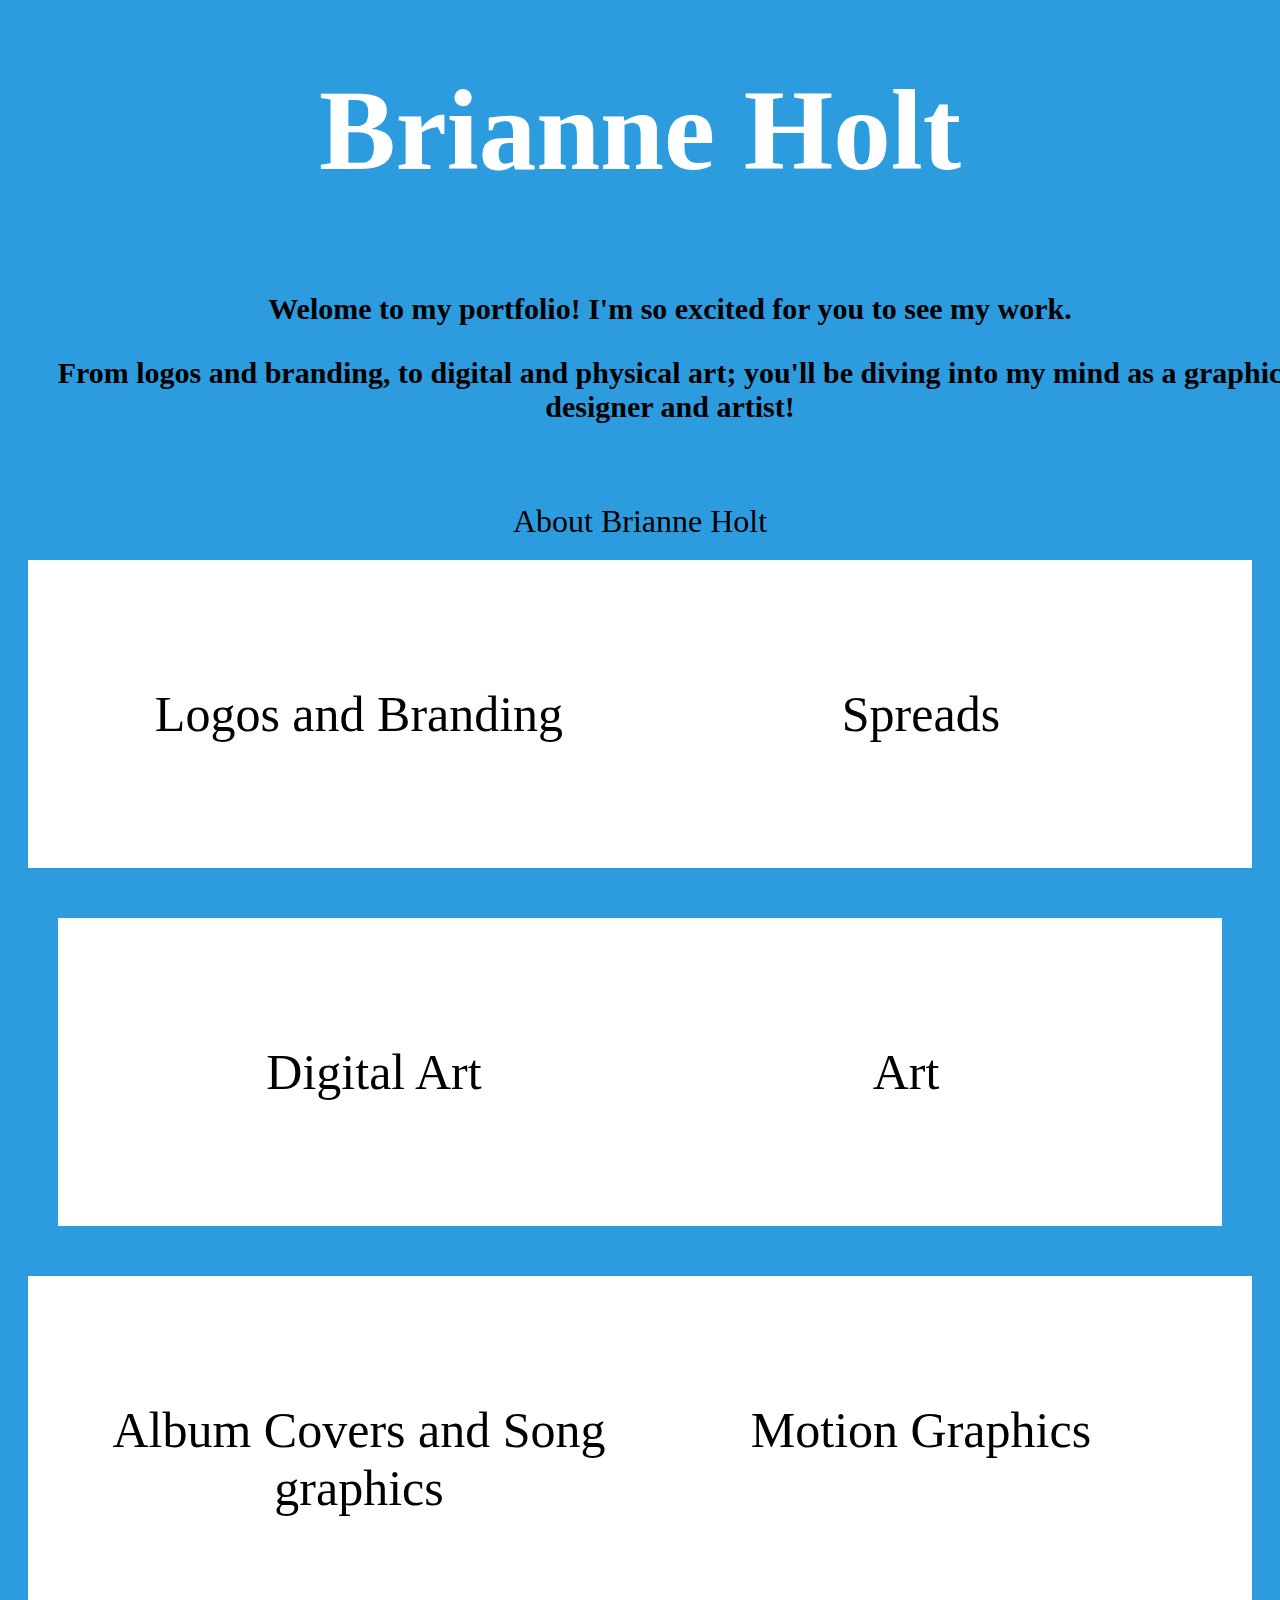
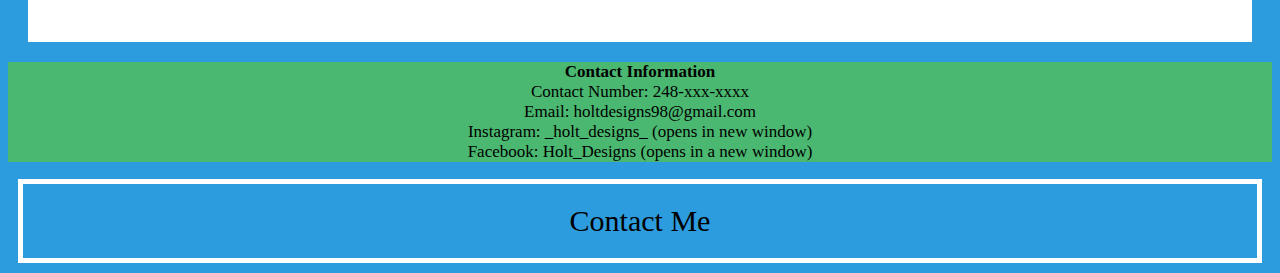
<file: index.html>
<!DOCTYPE html>
<html>
<head>
	<meta charset="utf-8">
	<title>Holt Designs</title>
	<link rel="stylesheet" type="text/css" href="style.css">
</head>

<body>

<h1>Brianne Holt<link rel="stylesheet" type="text/css" href=""></h1>

<h3>
	<div class="introduction">
		Welome to my portfolio! I'm so excited for you to see my work.
		<p> 
		From logos and branding, to digital and physical art; you'll be diving into my mind as a graphic designer and artist!
	</div>
</h3>

<main>

<div class="links">
	
	<div class="about-me-main-menu"><a href="About.html"> About Brianne Holt</a></div>
	
	<!--start row one-->
			<div class="row-one">
				<a href="Logos and Branding.html"> <p class="column-half-first"> Logos and Branding</p></a>
				<a href="Spreads.html"> <p class="column-half-first"> Spreads </p></a>
			</div>
	<!--end row one-->
		
	<!--start row two-->
			<div class="row-two">
				<a href="Digital Art.html"> <p class="column-half-second"> Digital Art</p></a>
				<a href="Art.html"> <p class="column-half-second"> Art </p></a>
			</div>
	<!--end row two-->

	<!--start row three-->
			<div class="row-three">
					<a href="Album cover.html"> <p class="column-half-third"> Album Covers and Song graphics</p></a>
					<a href="motion graphics.html"> <p class="column-half-third"> Motion Graphics</p></a>
			</div>
	<!--end row three-->
</div>
	
</main>



<footer>
<p> 
	<b>Contact Information</b>
		<br>
	Contact Number: 248-xxx-xxxx
	<br>
	Email: <a href="mailto:holtdesigns98@gmail.com"> holtdesigns98@gmail.com</a>
	<br>
	Instagram:<a href="https://www.instagram.com/_holt_designs_/"> _holt_designs_</a> (opens in new window)
	<br>
	Facebook: <a href="https://www.facebook.com/holtdesigns98"> Holt_Designs</a> (opens in a new window)
</p>
</footer>
<div class="footer-nav">
		<a href="Contact Me.html">Contact Me</a>
	</div>


</body>

</html>
</file>
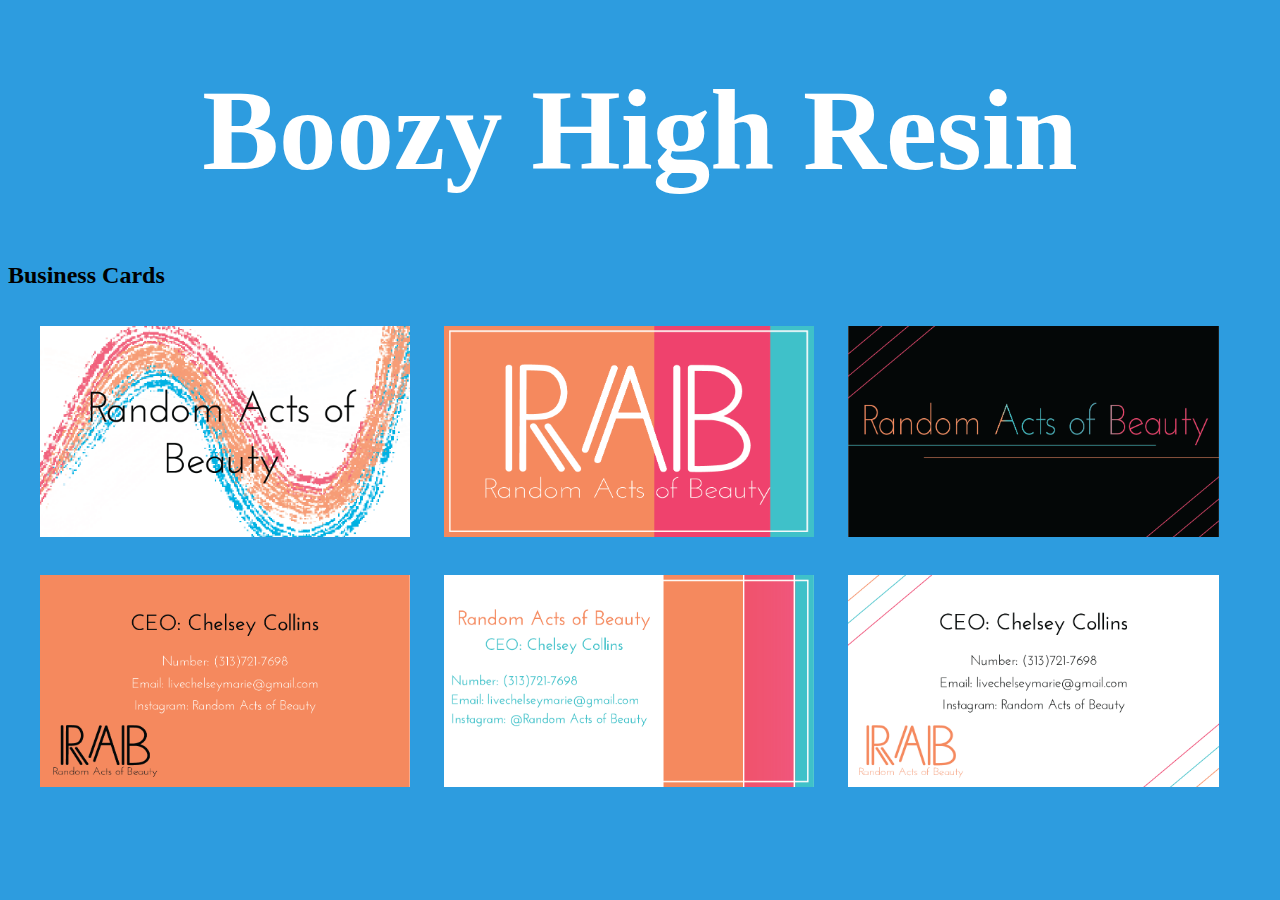
<file: boozy high resin.html>
<!DOCTYPE html>
<html>
<head>
	<meta charset="utf-8">
	<title>Holt Designs</title>
	<link rel="stylesheet" type="text/css" href="style.css">
</head>
<body>
	<h1>Boozy High Resin</h1>


<h2>Business Cards</h2>

<div class="row"> <!--start of first row-->
			<div class="column">
				<img src="images/RAB Business cards 9-20-01.png" height="200" width="300">
			</div>

			<div class="column">
				<img src="images/RAB Business cards 9-20-03.png" height="200" width="300">
			</div>
			<div class="column">
				<img src="images/RAB Business cards 9-20-05.png" height="200" width="300">
			</div>
			
			</div> <!--end of column-->
	</div> <!--end of first-->

<div class="row"> <!--start of second row-->
			<div class="column">
				<img src="images/RAB Business cards 9-20-02.png" height="200" width="300">
			</div>

			<div class="column">
				<img src="images/RAB Business cards 9-20-04.png" height="200" width="300">
			</div>
			<div class="column">
				<img src="images/RAB Business cards 9-20-06.png" height="200" width="300">
			</div>
			
			</div> <!--end of column-->
	</div> <!--end of second-->

</body>
</html>
</file>
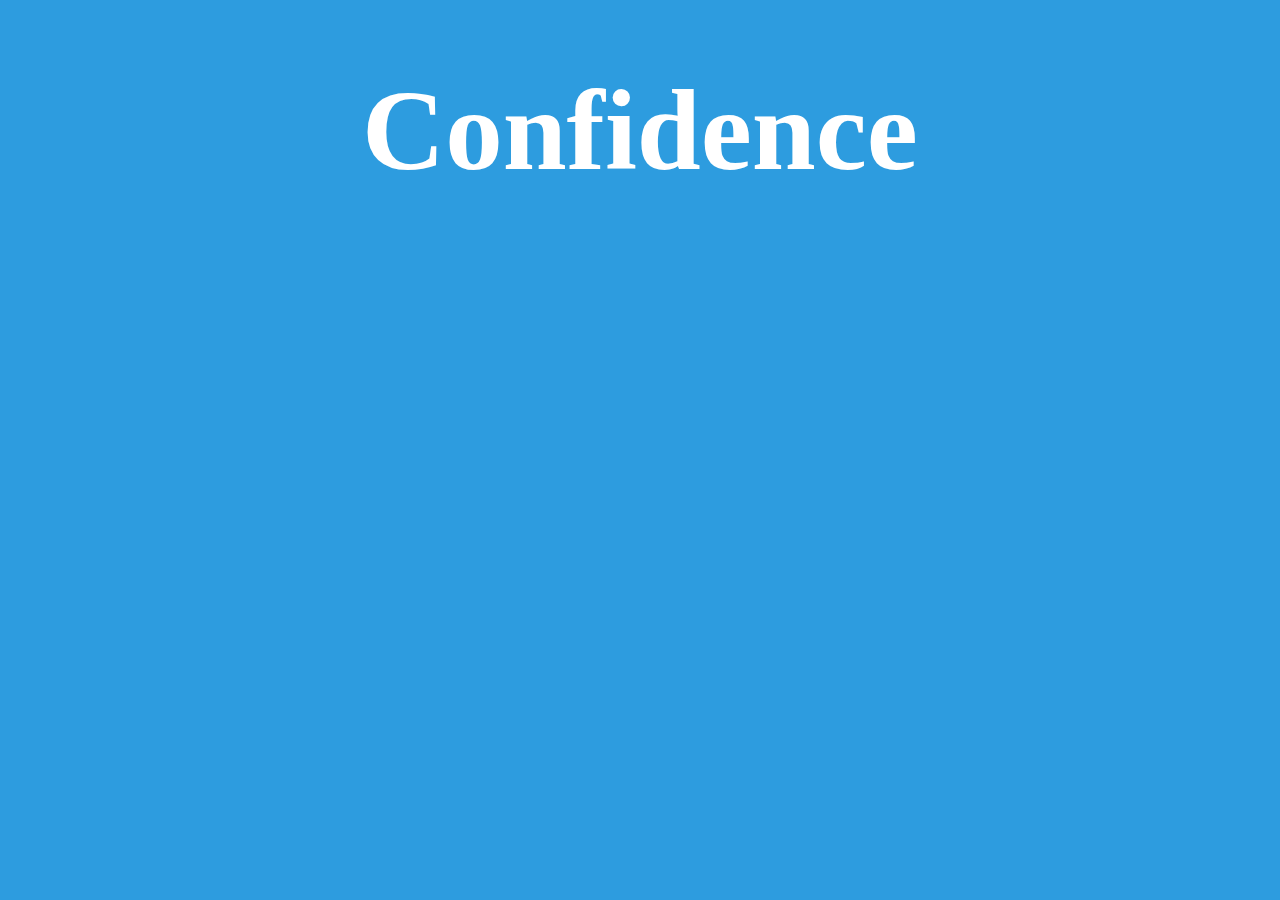
<file: confidence.html>
<!DOCTYPE html>
<html>
<head>
	<meta charset="utf-8">
	<title>Holt Designs</title>
	<link rel="stylesheet" type="text/css" href="style.css">
</head>
<body>
	<h1>Confidence</h1>
</body>
</html>
</file>
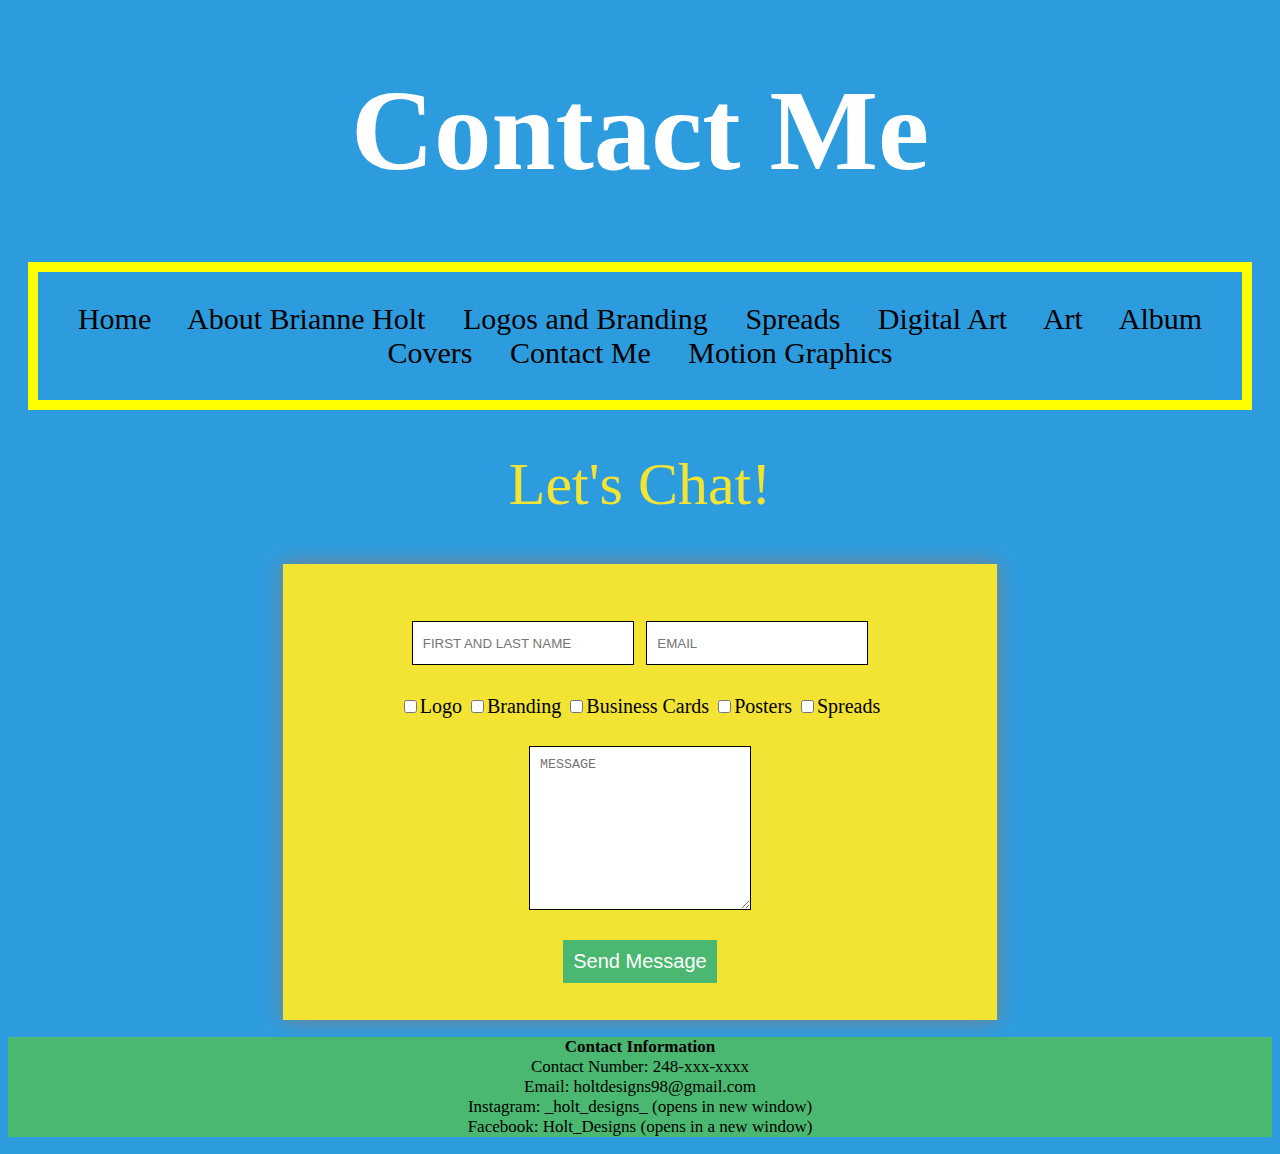
<file: Contact Me.html>
<!DOCTYPE html>
<html>
<head>
	<meta charset="utf-8">
	<title>Holt Designs</title>
	<link rel="stylesheet" type="text/css" href="style.css">
</head>
<body>

<h1>Contact Me</h1>

<nav>
	<div class="nav-padding">
		<a href="index.html"> Home</a>&nbsp;&nbsp;&nbsp;&nbsp;
		<a href="About.html">About Brianne Holt</a>&nbsp;&nbsp;&nbsp;&nbsp;
		<a href="Logos and branding.html">Logos and Branding</a>&nbsp;&nbsp;&nbsp;&nbsp;
		<a href="Spreads.html"> Spreads</a>&nbsp;&nbsp;&nbsp;&nbsp;
		<a href="Digital Art.html">Digital Art</a>&nbsp;&nbsp;&nbsp;&nbsp;
		<a href="Art.html">Art</a>&nbsp;&nbsp;&nbsp;&nbsp;
		<a href="Album Covers.html">Album Covers</a>&nbsp;&nbsp;&nbsp;&nbsp;
		<a href="Contact Me.html">Contact Me</a>&nbsp;&nbsp;&nbsp;&nbsp;
		<a href="motion graphics.html">Motion Graphics</a>
	</div>
</nav>

<div class="lets-chat">
	Let's Chat!
</div>

<div class="contact-box">
<form>
	<input type="text" class="input-field" placeholder="FIRST AND LAST NAME">
	<input type="email" class="input-field" placeholder="EMAIL">
<br>
<div class="checkbox">
		<input type="checkbox" name="Logo">Logo
		<input type="checkbox" name="Branding">Branding
		<input type="checkbox" name="Business Cards">Business Cards
		<input type="checkbox" name="Posters">Posters
		<input type="checkbox" name="Spreads">Spreads
</div>


<br>
	<textarea type="text" class="input-field textarea-field" placeholder="MESSAGE"></textarea>
<br>	
	<button type="button" class="btn"> Send Message	</button>
</form>
</div>


<footer>

	<p> <b>Contact Information</b>
		<br>
	Contact Number: 248-xxx-xxxx
	<br>
	Email: <a href="mailto:holtdesigns98@gmail.com"> holtdesigns98@gmail.com</a>
	<br>
	Instagram:<a href="https://www.instagram.com/_holt_designs_/"> _holt_designs_</a> (opens in new window)
	<br>
	Facebook: <a href="https://www.facebook.com/holtdesigns98"> Holt_Designs</a> (opens in a new window)
</p>
</footer>

</body>
</html>
</file>
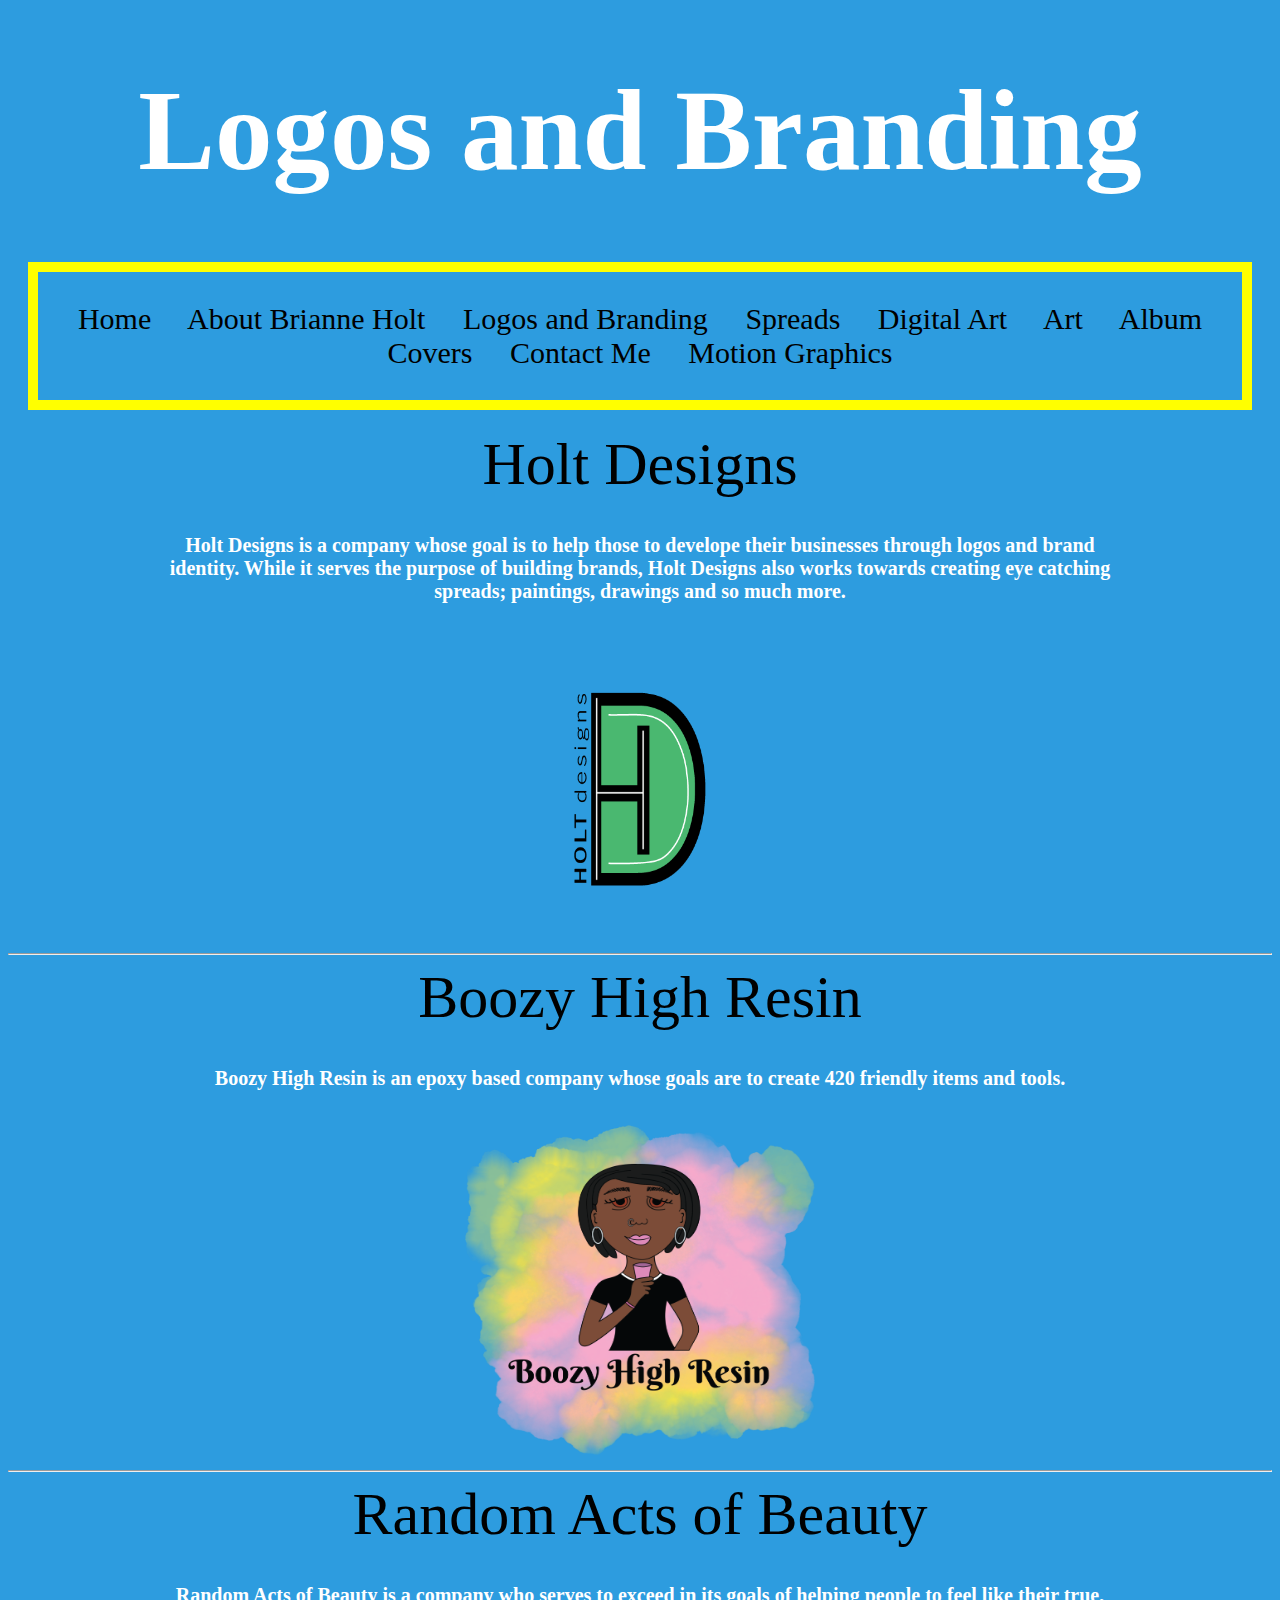
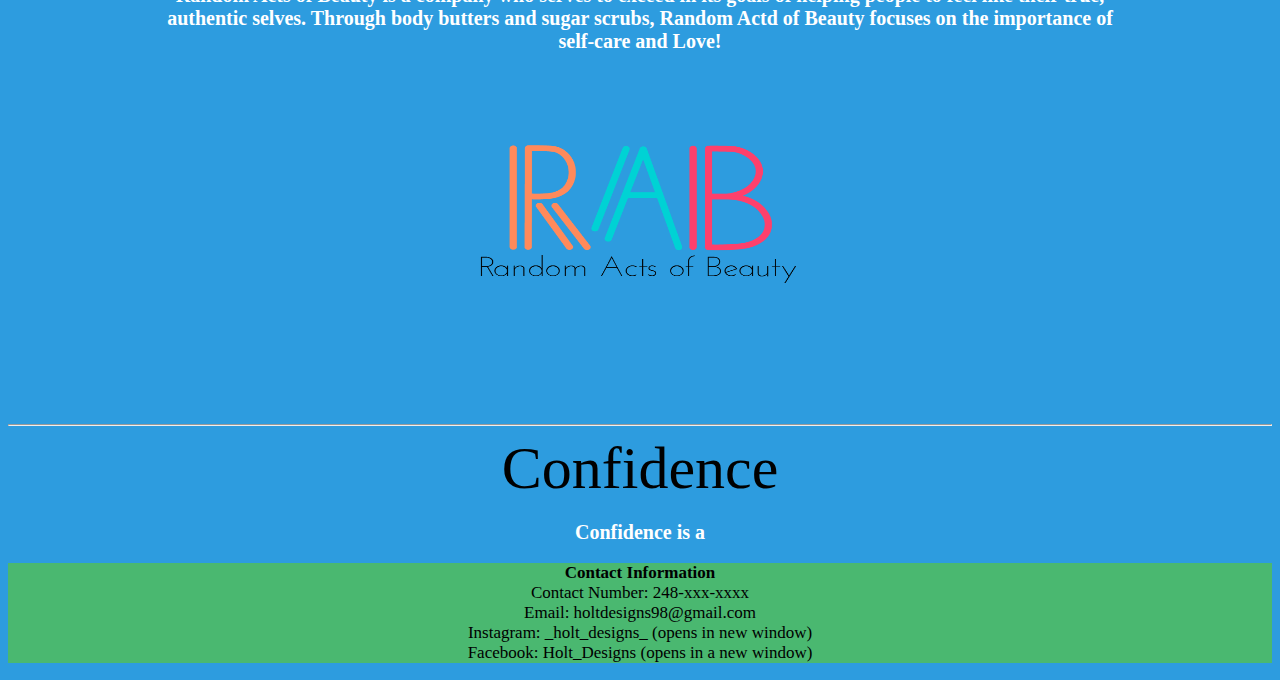
<file: Logos and branding.html>
<!DOCTYPE html>
<html>
<head>
	<meta charset="utf-8">
	<title>Holt Designs</title>
	<link rel="stylesheet" type="text/css" href="style.css">
</head>
<body>

<h1>Logos and Branding</h1>

<nav>
	<div class="nav-padding">
		<a href="index.html"> Home</a>&nbsp;&nbsp;&nbsp;&nbsp;
		<a href="About.html">About Brianne Holt</a>&nbsp;&nbsp;&nbsp;&nbsp;
		<a href="Logos and branding.html">Logos and Branding</a>&nbsp;&nbsp;&nbsp;&nbsp;
		<a href="Spreads.html"> Spreads</a>&nbsp;&nbsp;&nbsp;&nbsp;
		<a href="Digital Art.html">Digital Art</a>&nbsp;&nbsp;&nbsp;&nbsp;
		<a href="Art.html">Art</a>&nbsp;&nbsp;&nbsp;&nbsp;
		<a href="Album Covers.html">Album Covers</a>&nbsp;&nbsp;&nbsp;&nbsp;
		<a href="Contact Me.html">Contact Me</a>&nbsp;&nbsp;&nbsp;&nbsp;
		<a href="motion graphics.html">Motion Graphics</a>
	</div>
</nav>

	<div class="center">
		<!--logos beginning, holt designs-->
	<!--first logo-->
		<div class="logo-and-branding-title">
			<div class="logo-links">
				<a href="holt designs.html"> Holt Designs</a>
			</div>
					<h3>
						<div class="h3-logos-and-branding">
							Holt Designs is a company whose goal is to help those to develope their businesses through logos and brand identity. While it serves the purpose of building brands, Holt Designs also works towards creating eye catching spreads; paintings, drawings and so much more.
						</div>
					</h3>

		</div>
		<div class="logo-and-branding-title">
			<img src="images/Holt Designs.png" height="300" width="430" alt="Holt Designs Logo">
		</div>

			<hr> 

	<!--second logo, boozy high resin-->	
		<div class="logo-and-branding-title">
			<div class="logo-links">
				<a href="boozy high resin.html"> Boozy High Resin</a>
			</div>
		<h3>
			<div class="h3-logos-and-branding">
				Boozy High Resin is an epoxy based company whose goals are to create 420 friendly items and tools.
			</div>
		</h3>
			<img src="images/Boozy High Resin.png" height="330" width="350" alt="Boozy High Resin Logo">
		</div>

			<hr>

	<!--third logo-->
		<div class="logo-and-branding-title">
			<div class="logo-links">
				<a href="random acts of beauty.html"> Random Acts of Beauty</a>
		</div>
				<h3>
					<div class="h3-logos-and-branding">
					Random Acts of Beauty is a company who serves to exceed in its goals of helping people to feel like their true, authentic selves. Through body butters and sugar scrubs, Random Actd of Beauty focuses on the importance of self-care and Love!
					</div>
				</h3>
			<img src="images/Main-color.png" height="320" width="400">
		<!--logos ending-->
	</div>

	<hr>
	
	<!--fourth logo, Confidence-->
		<div class="logo-and-branding-title">
			<div class="logo-links">
				<a href="confidence.html"> Confidence </a>
			</div>
		</div>

			<h3>
				<div class="h3-logos-and-branding">
				Confidence is a 

			</h3>

<footer>
<p> 
	<b>Contact Information</b>
		<br>
	Contact Number: 248-xxx-xxxx
	<br>
	Email: <a href="mailto:holtdesigns98@gmail.com"> holtdesigns98@gmail.com</a>
	<br>
	Instagram:<a href="https://www.instagram.com/_holt_designs_/"> _holt_designs_</a> (opens in new window)
	<br>
	Facebook: <a href="https://www.facebook.com/holtdesigns98"> Holt_Designs</a> (opens in a new window)
</p>
</footer>
</body>
</html>
</file>
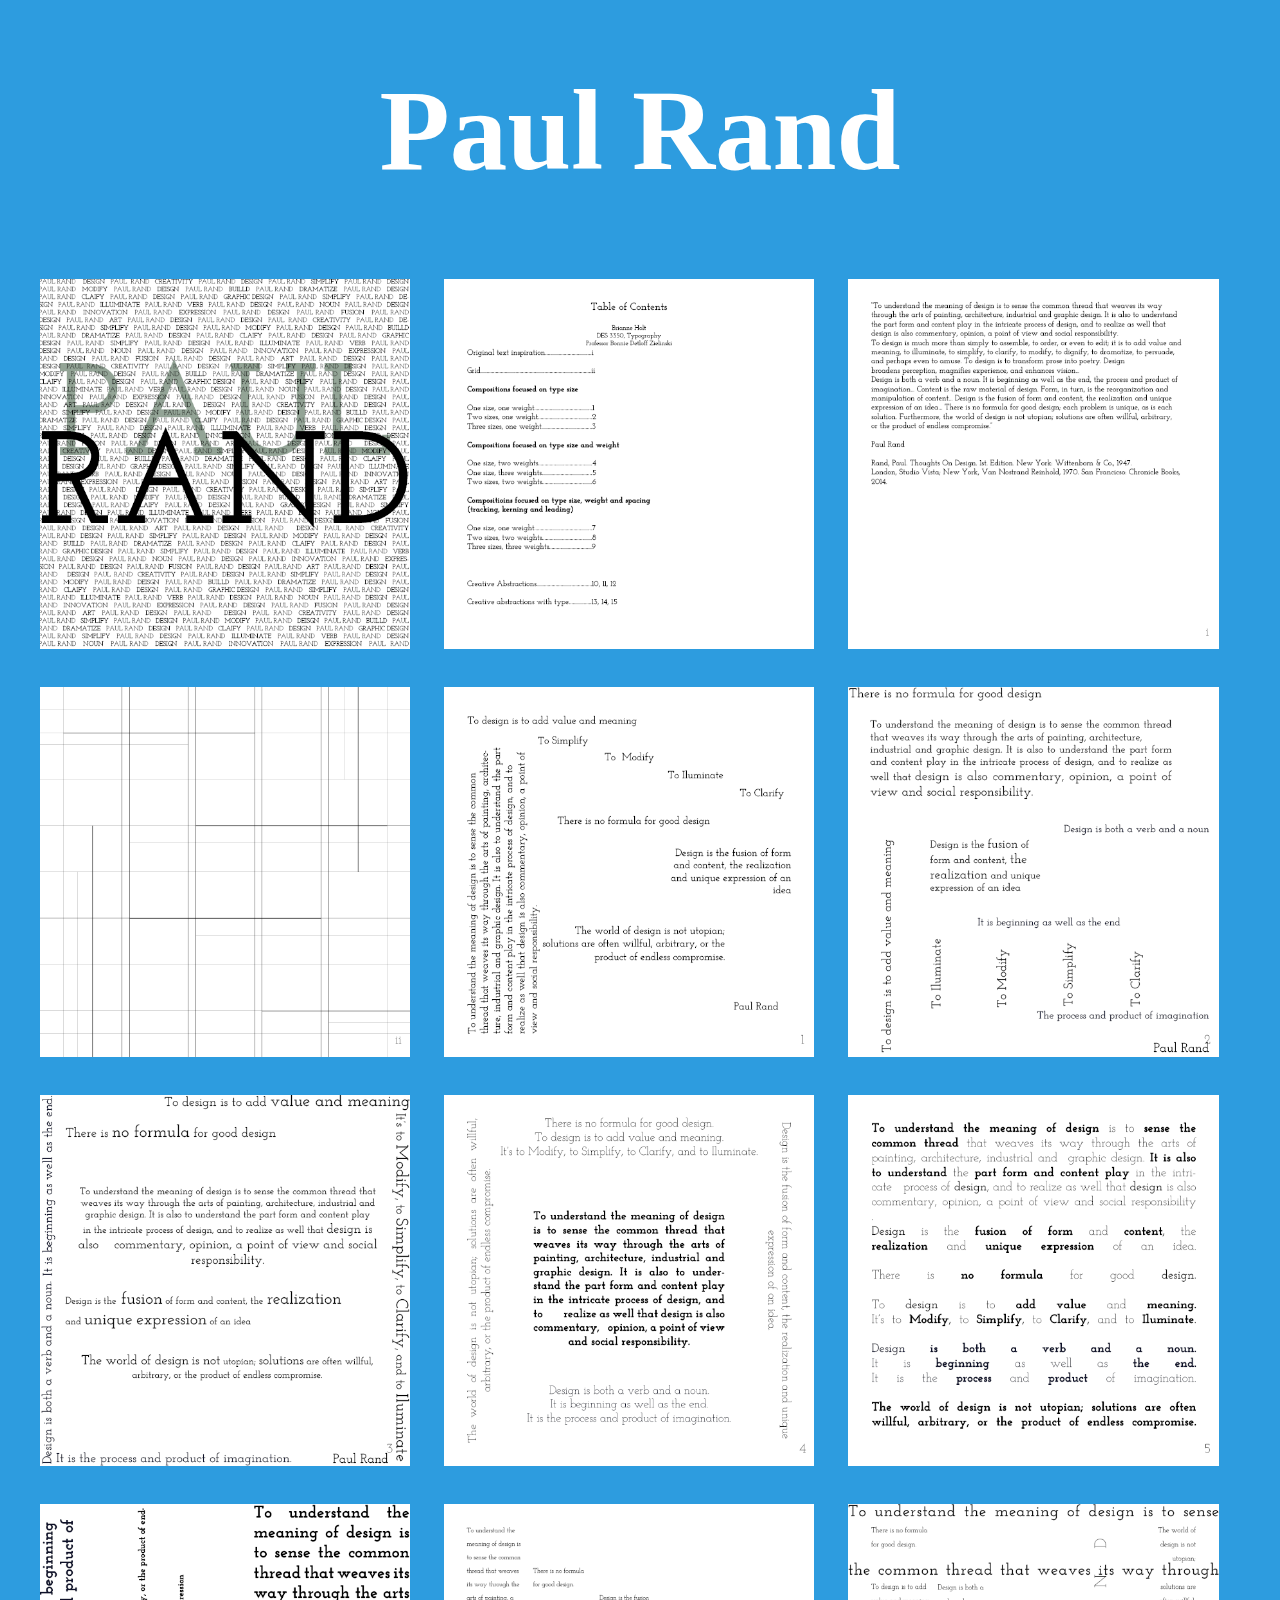
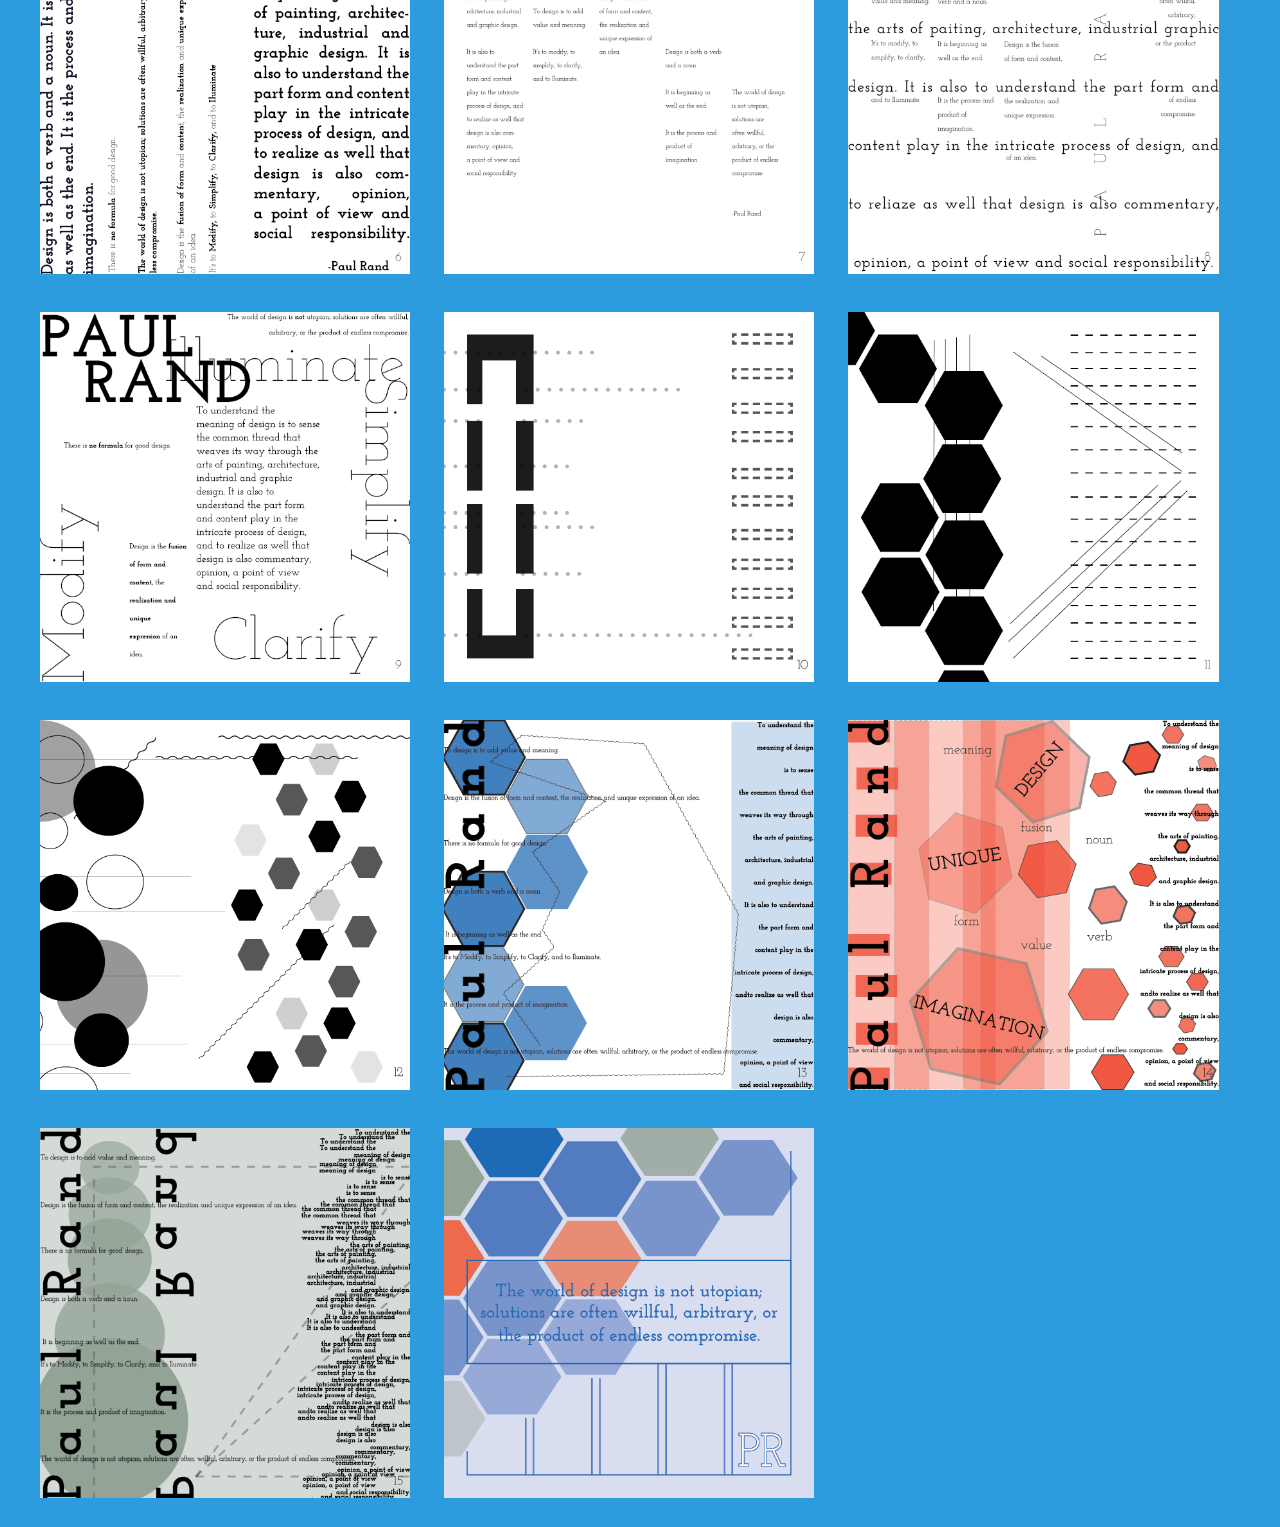
<file: paul rand.html>
<!DOCTYPE html>
<html>
<head>
	<meta charset="utf-8">
	<link rel="stylesheet" type="text/css" href="style.css">
	<title>Holt Designs</title>
</head>
<body>

<h1>Paul Rand</h1>

<!--Beginning of images list-->
	<div class="row"><!--start of row-->
		<div class="column"> 
			<img src="images/Paul Rand Typography.png" height="600" width="450">
		</div>

		<div class="column"> 
			<img src="images/Paul Rand Typography2.png" height="600" width="450">
		</div><div class="column"> 
			<img src="images/Paul Rand Typography3.png" height="600" width="450">
		</div>
		</div><!-- end of column-->
	</div><!--end of.row-->


		<div class="row"><!--start of row-->
		<div class="column"> 
			<img src="images/Paul Rand Typography4.png" height="600" width="450">
		</div>

		<div class="column"> 
			<img src="images/Paul Rand Typography5.png" height="600" width="450">
		</div><div class="column"> 
			<img src="images/Paul Rand Typography6.png" height="600" width="450">
		</div>
		</div><!-- end of column-->
	</div><!--end of.row-->


	<div class="row"><!--start of.row-->
		<div class="column"> 
			<img src="images/Paul Rand Typography7.png" height="600" width="450">
		</div>

		<div class="column"> 
			<img src="images/Paul Rand Typography8.png" height="600" width="450">
		</div><div class="column"> 
			<img src="images/Paul Rand Typography9.png" height="600" width="450">
		</div>
		</div><!-- end of column-->
	</div><!--end of.row-->


		<div class="row"><!--start of.row-->
		<div class="column"> 
			<img src="images/Paul Rand Typography10.png" height="600" width="450">
		</div>

		<div class="column"> 
			<img src="images/Paul Rand Typography11.png" height="600" width="450">
		</div><div class="column"> 
			<img src="images/Paul Rand Typography12.png" height="600" width="450">
		</div>
		</div><!-- end of column-->
	</div><!--end of.row-->


		<div class="row"><!--start of.row-->
		<div class="column"> 
			<img src="images/Paul Rand Typography13.png" height="600" width="450">
		</div>

		<div class="column"> 
			<img src="images/Paul Rand Typography14.png" height="600" width="450">
		</div><div class="column"> 
			<img src="images/Paul Rand Typography15.png" height="600" width="450">
		</div>
		</div><!-- end of column-->
	</div><!--end of.row-->


	<div class="row"><!--start of.row-->
		<div class="column"> 
			<img src="images/Paul Rand Typography16.png" height="600" width="450">
		</div>

		<div class="column"> 
			<img src="images/Paul Rand Typography17.png" height="600" width="450">
		</div><div class="column"> 
			<img src="images/Paul Rand Typography18.png" height="600" width="450">
		</div>
		</div><!-- end of column-->
	</div><!--end of.row-->


		<div class="row"><!--start of.row-->
		<div class="column"> 
			<img src="images/Paul Rand Typography19.png" height="600" width="450">
		</div>

		<div class="column"> 
			<img src="images/Paul Rand Typography20.png" height="600" width="450">
		</div><!-- end of column-->
	</div><!--end of.row-->

	</div>
</div>
</body>
</html>
</file>
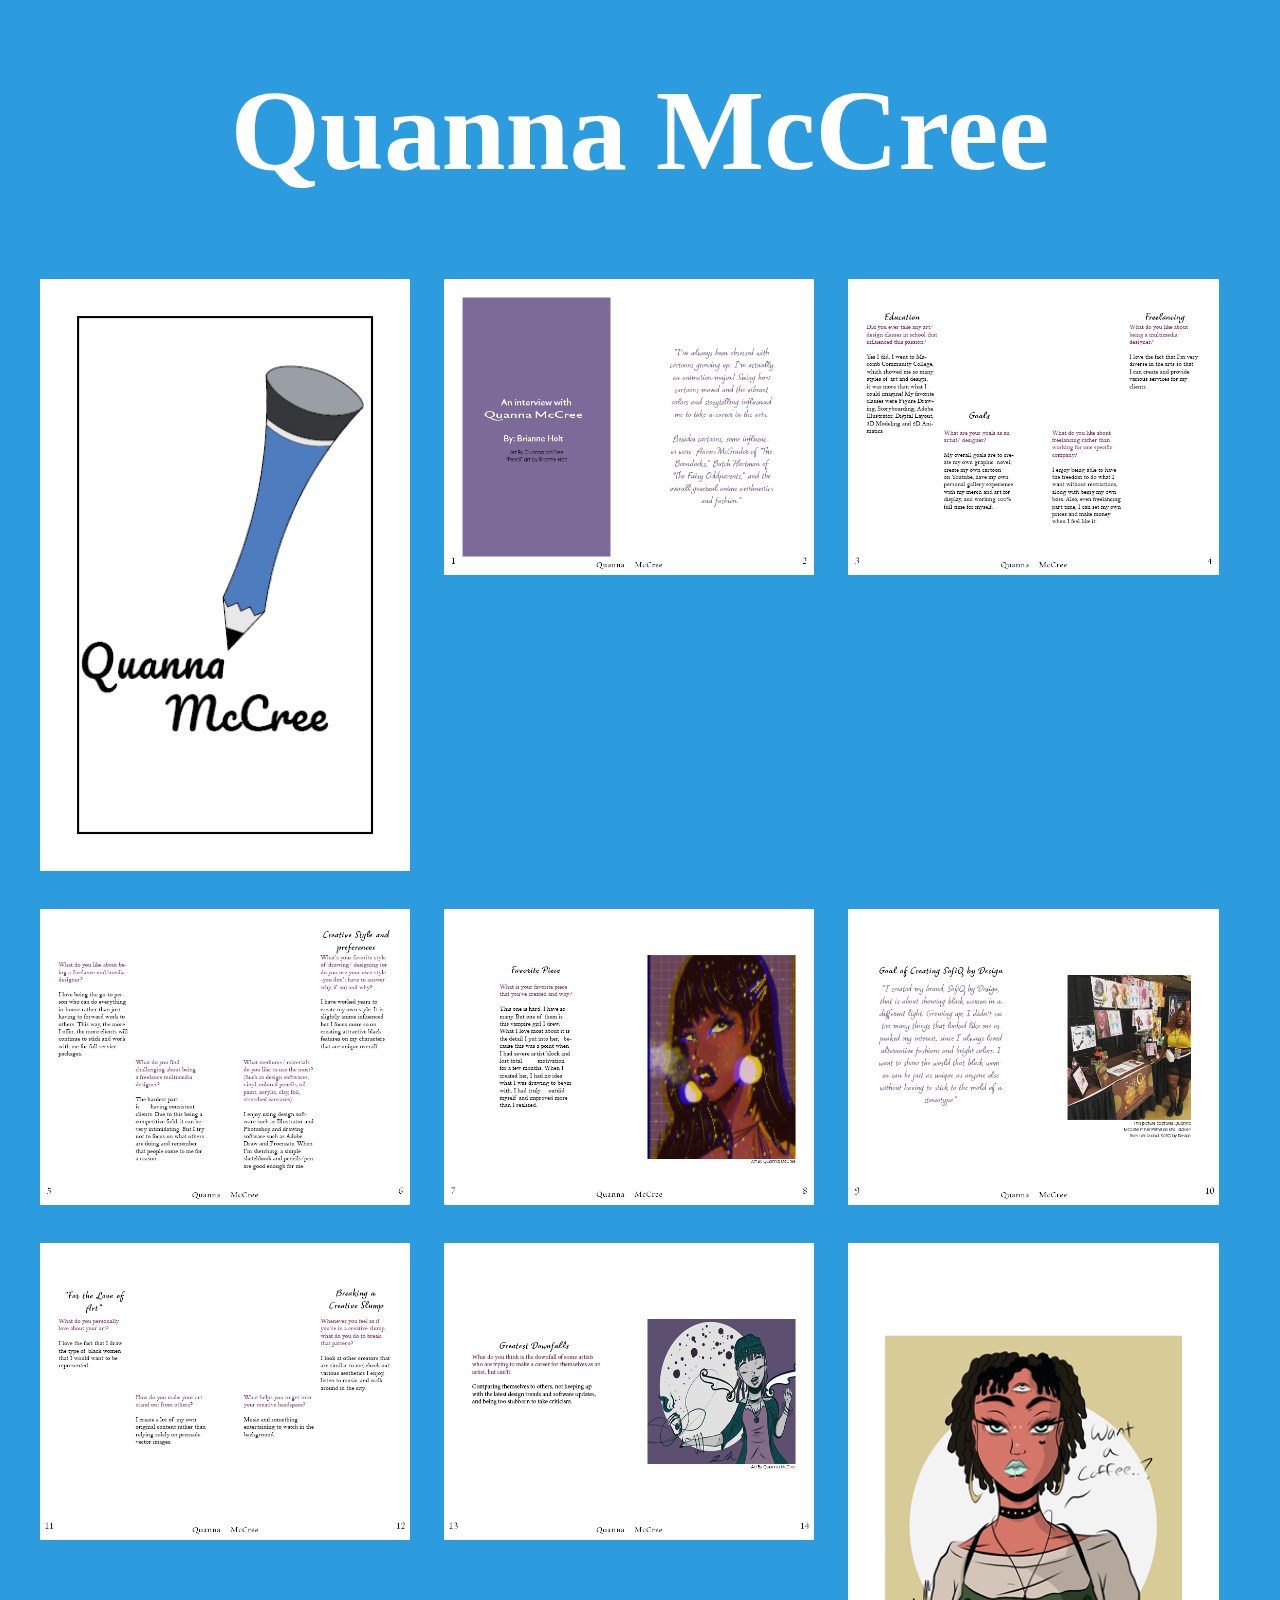
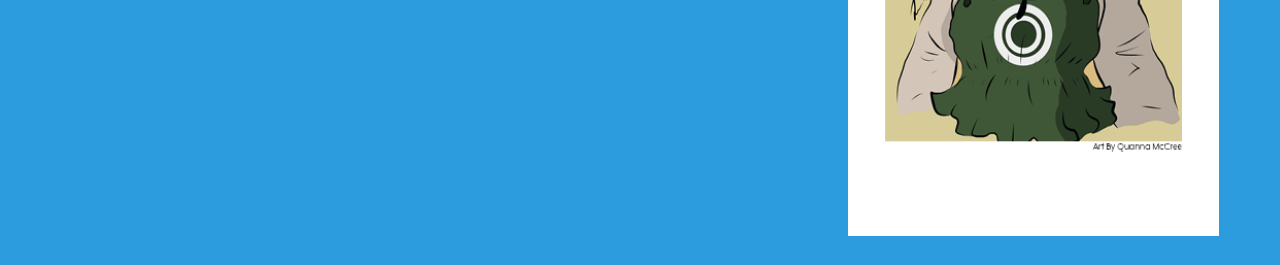
<file: quanna mccree.html>
<!DOCTYPE html>
<html>
<head>
	<meta charset="utf-8">
	<link rel="stylesheet" type="text/css" href="style.css">
	<title>Holt Designs</title>
</head>
<body>
<h1>Quanna McCree</h1>


<!--Beginning of images list-->
	<div class="row"><!--start of row-->
		<div class="column"> 
			<img src="images/Quanna McCree.png" height="600" width="450">
		</div>
		<div class="column"> 
			<img src="images/Quanna McCree2.png" height="600" width="450">
		</div>
		<div class="column"> 
			<img src="images/Quanna McCree3.png" height="600" width="450">
		</div>
		</div><!-- end of column-->
	</div><!--end of.row-->


<!--Beginning of images list-->
	<div class="row"><!--start of row-->
		<div class="column"> 
			<img src="images/Quanna McCree4.png" height="600" width="450">
		</div>
		<div class="column"> 
			<img src="images/Quanna McCree5.png" height="600" width="450">
		</div>
		<div class="column"> 
			<img src="images/Quanna McCree6.png" height="600" width="450">
		</div>
		</div><!-- end of column-->
	</div><!--end of.row-->


	<!--Beginning of images list-->
	<div class="row"><!--start of row-->
		<div class="column"> 
			<img src="images/Quanna McCree7.png" height="600" width="450">
		</div>
		<div class="column"> 
			<img src="images/Quanna McCree8.png" height="600" width="450">
		</div>
		<div class="column"> 
			<img src="images/Quanna McCree9.png" height="600" width="450">
		</div>
		</div><!-- end of column-->
	</div><!--end of.row-->



</body>
</html>
</file>
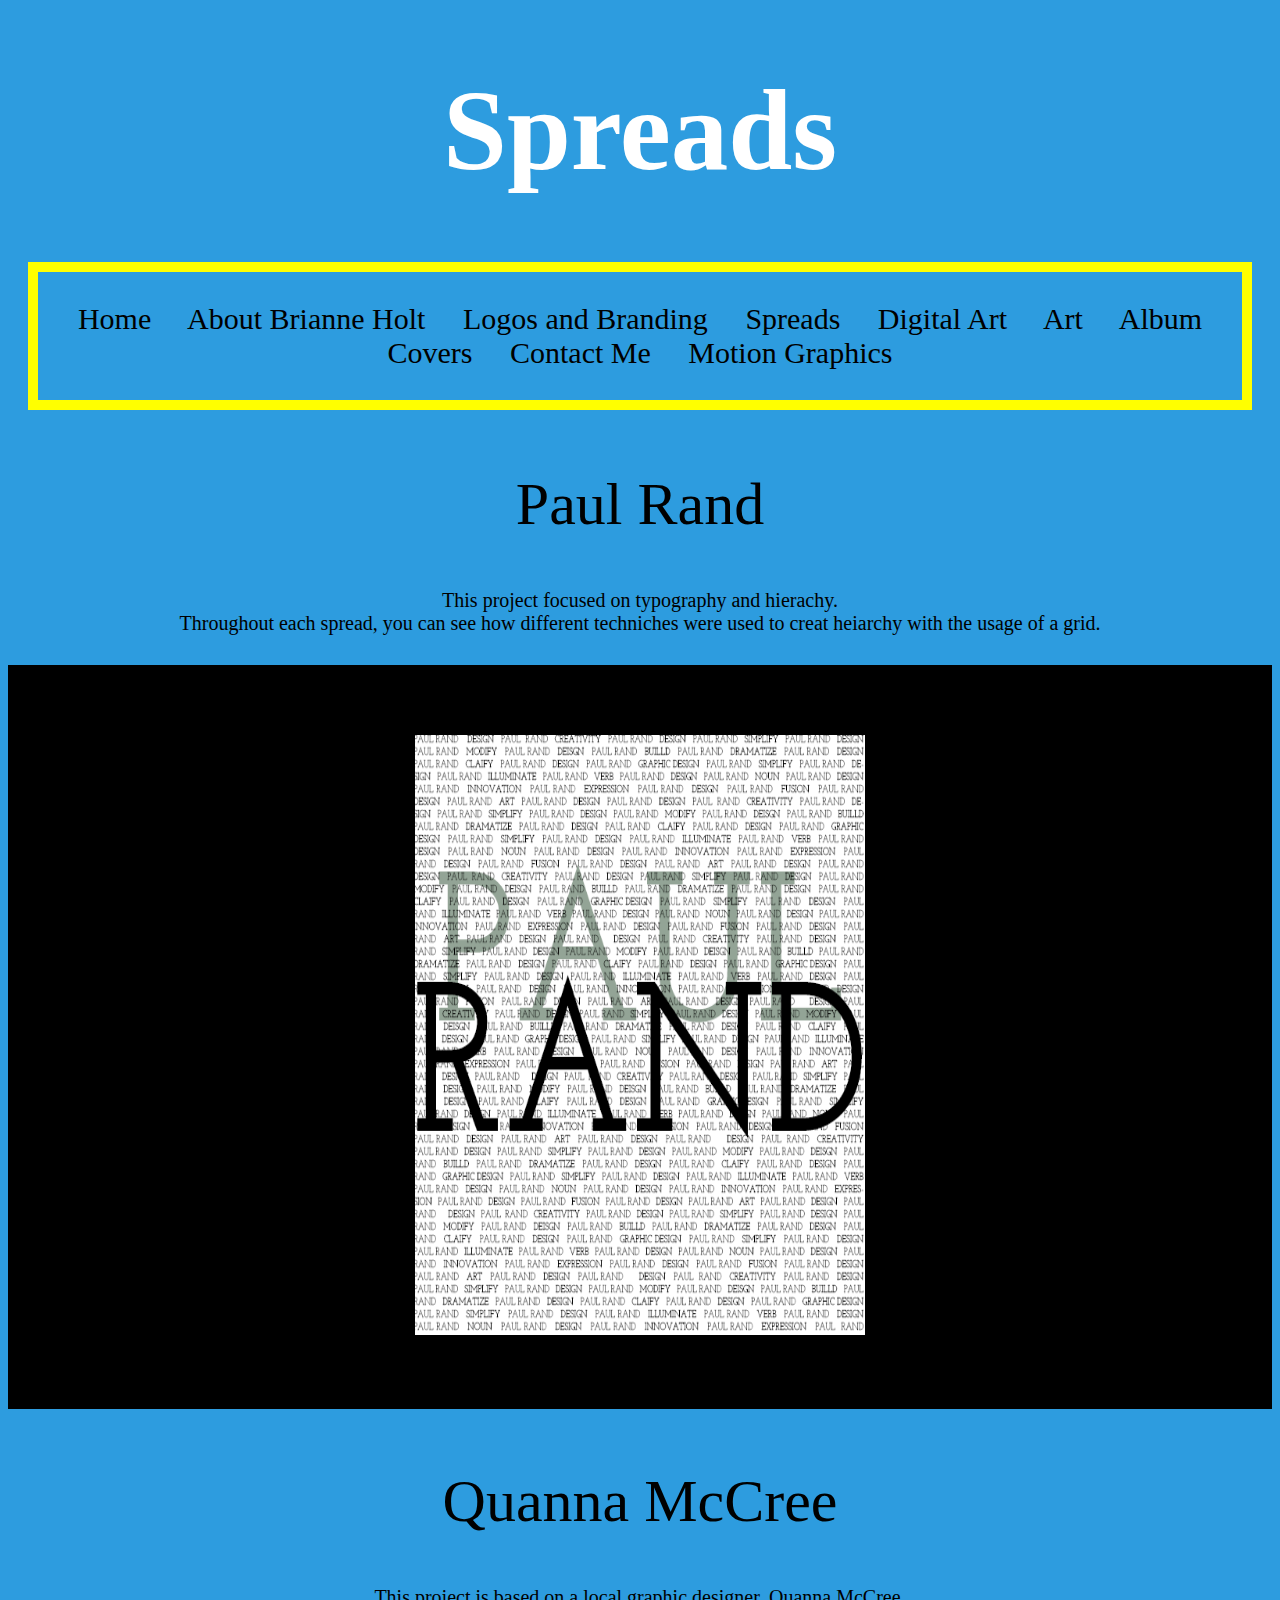
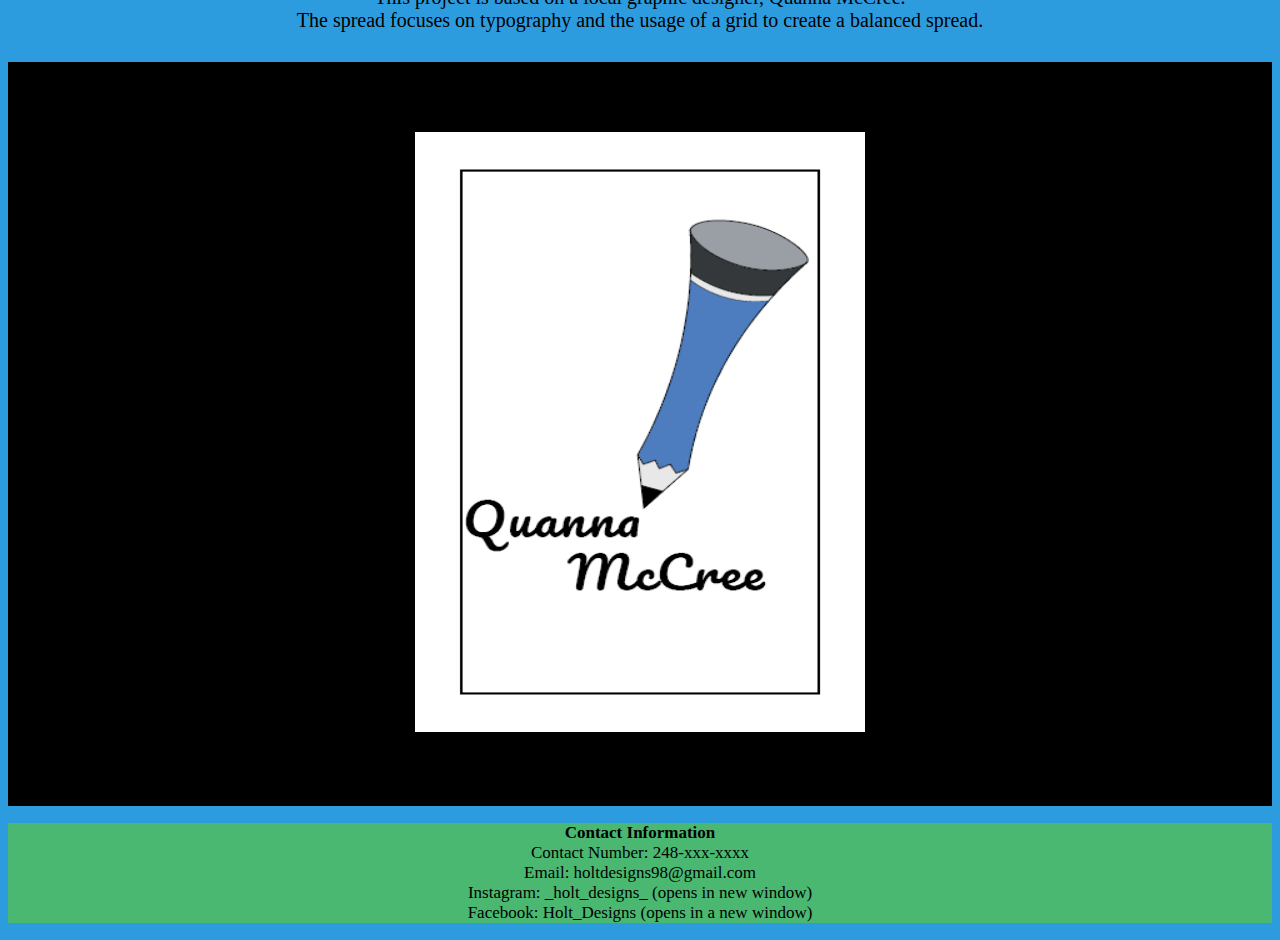
<file: Spreads.html>
<!DOCTYPE html>
<html>
<head>
	<meta charset="utf-8">
	<title>Holt Designs</title>
	<link rel="stylesheet" type="text/css" href="style.css">
</head>
<body>

<h1>Spreads</h1>

<!--Nave begins-->
<nav>
	<div class="nav-padding">
		<a href="index.html"> Home</a>&nbsp;&nbsp;&nbsp;&nbsp;
		<a href="About.html">About Brianne Holt</a>&nbsp;&nbsp;&nbsp;&nbsp;
		<a href="Logos and branding.html">Logos and Branding</a>&nbsp;&nbsp;&nbsp;&nbsp;
		<a href="Spreads.html"> Spreads</a>&nbsp;&nbsp;&nbsp;&nbsp;
		<a href="Digital Art.html">Digital Art</a>&nbsp;&nbsp;&nbsp;&nbsp;
		<a href="Art.html">Art</a>&nbsp;&nbsp;&nbsp;&nbsp;
		<a href="Album Covers.html">Album Covers</a>&nbsp;&nbsp;&nbsp;&nbsp;
		<a href="Contact Me.html">Contact Me</a>&nbsp;&nbsp;&nbsp;&nbsp;
		<a href="motion graphics.html">Motion Graphics</a>
	</div>
</nav>
<!--Nav ends-->

<div class="spread-headers">
	<a href="paul rand.html"> Paul Rand</a>

		</div>			
			<div class="description">
				This project focused on typography and hierachy. <br> Throughout each spread, you can see how different techniches were used to creat heiarchy with the usage of a grid.
			</div>
					

<!--Paul Rand image-->
	<div class="spread-image">
			<img src="images/Paul Rand Typography.png" height="600" width="450">
	</div>
<!--end of paul rand image-->

<br>

<!--Quanna McCree-->
	<div class="spread-headers">
		<a href="quanna mccree.html"> Quanna McCree</a>
			</div>
				<div class="description">
			This project is based on a local graphic designer, Quanna McCree. <br>The spread focuses on typography and the usage of a grid to create a balanced spread.
				</div>

<!--Quanna McCree into pic-->
	<div class="spread-image">
		<img src="images/Quanna McCree.png" height="600" width="450">
			</div>	
		<!--end of Quanna Mccree intro pic-->

<footer>
<p> 
	<b>Contact Information</b>
		<br>
	Contact Number: 248-xxx-xxxx
	<br>
	Email: <a href="mailto:holtdesigns98@gmail.com"> holtdesigns98@gmail.com</a>
	<br>
	Instagram:<a href="https://www.instagram.com/_holt_designs_/"> _holt_designs_</a> (opens in new window)
	<br>
	Facebook: <a href="https://www.facebook.com/holtdesigns98"> Holt_Designs</a> (opens in a new window)
</p>
</footer>
</body>
</html>
</file>
<file: style.css>
body {
	background-color: #2D9CDF;
}
#artpage {background-color: #2D9CDF;}
#aboutme {background-color: pink;}

h1 { 
color: white;
text-align: center;
font-family: bad script regular;
font-size: 115px;
margin-top: 65px;
margin-bottom: 65px;}


nav {
	padding: 30px 30px 30px 30px;
	border: 10px solid yellow;
	margin: 20px;text-align: center;
	font-size: 30px;
	font-family: open sans condensed;
	}
							
a:link {color:  Black;
	text-decoration: none;}
a:visited{ color: black;}
a:hover{color: #F3E333;
text-decoration: none; }
a:active {color: white;}

.introduction {text-align: center;
	font-size: 30px;
	font-family: open sans condensed;
	height: 100%;
	width: 100%;
	padding: 30px;}

.center{text-align: center;}

.pictures {padding-left: 30px;
	padding-right: 30px;
}

.both-pics {text-align: center;
padding-top: 60px;
padding-bottom: 40px;

}

.row-one {
	font-family: open sans condensed;
	text-align: center;
	font-size: 50px;

	overflow: auto;
	background-color: white;
	padding: 75px 50px 75px 50px;
	border-color: black;
	border: 10px;
	margin: 20px;}

.row-two {
	font-family: open sans condensed;
	text-align: center;
	font-size: 50px;
	overflow: auto;
	background-color: white;
	padding: 75px 50px 75px 50px;
	border: 10px;
	
	margin: 50px;}

.row-three {
	font-family: open sans condensed;
	text-align: center;
	font-size: 50px;

	overflow: auto;
	background-color: white;
	padding: 75px 50px 75px 50px;
	border-color: black;
	border: 10px;
	margin: 20px;}

.column-half-first {
	width: 48%;
	padding: 0 1%;
	float: left;}

.column-half-second {
	width: 48%;
	padding: 0 1%;
	float: left;}

.column-half-third {
	width: 48%;
	padding: 0 1%;
	float: left;}

.column {
	width: 30%;
	float: left;
	margin: 2px 17px 2px 17px;
	border: none;
}
.column img {
	width: 100%;
	height: auto;
}

.row {
	overflow: auto;
	padding: 15px;
	;
}

footer {background-color: #4ab870;
text-align: center;
font-size: 17px;
font-family: open sans condensed;}

footer a:link{
	color: black;
}

footer a:hover{
	color: white;
}

.about-me {
	font-family: open sans condensed;
	text-align: center;
	font-size: 22px;
	padding-bottom: 60px;
	padding-left: 100px;
	padding-right: 100px;
}

.logo-and-branding-title {
	font-size: 30px;
	font-family: open sans condensed;
	color: white;
}

.links a:hover
 { color: #4ab870 ;

}

.footer-nav {
		padding: 20px 50px 20px 50px;
	border: 5px solid white;
	margin: 10px;text-align: center;
	font-size: 30px;
	font-family: open sans condensed;}

.lets-chat {
	text-align: center;
	font-size: 60px;
	color: #F3E333;
	font-family: open sans condensed;
	padding-top: 20px;
	padding-bottom: 45px;

}
.type-of-service {
	text-align: center;
	font-family: open sans condensed;
	font-size: 40px;

}

.contact-box{
	justify-content: center;
	padding: 7px 7px 7px 7px;
	margin: 0 auto;
	width: 700px;
	background-color: #F3E333;
	box-shadow:0 0 20px 0 grey;
	position: relative;

	text-align: center;
	font-size: 50px;
	font-family: open sans condensed;

}

form {margin: 30px;
}

.input-field {
	width: 200px;
	height: 40px;
	margin-top: 20px;
	padding-left: 10px;
	padding-right: 10px;
	border: 1px solid black;
	outline: none;
}

.checkbox {
	color: black;
	font-family: open sans condensed;
	font-size: 20px;
	padding: 20px 0 0 0;
	border: none;
	margin-bottom: -50px;
	margin-top: 10px;
}

.textarea-field{
	height: 150px;
	padding-top: 10px;
}

.btn{
	color: white;
	margin-top: 18px;
	padding: 10px;
	background-color: #4ab870;
	font-size: 20px;
	border: none;
	cursor: pointer;
}

.btn a.hover{
	color: blue;
}

.paintings{
	text-align: center;
	font-size: 50px;
	font-family:open sans condensed;
	color: white;
}

.spreads{
	text-align: center;
	font-size: 50px;
	font-family: open sans condensed;
	color: #4ab870;
}
.headings-logos-and-branding{
	text-align: center;
	font-size: 50px;
	font-family: open sans condensed;
	color: #4ab870;
}

.paul-rand-heading{
	text-align: center;
	font-size: 50px;
	font-family: open sans condensed;
}

.description{
	text-align: center;
	font-size: 20px;
	font-family: open sans condensed;
	padding: 30px;
}

.quanna-mccree-heading{
	text-align: center;
	font-size: 50px;
	font-family: open sans condensed;
}

.h3-logos-and-branding{

font-family: open sans condensed;
text-align: center;
font-size: 20px;
color: white;
margin-left: 150px;
margin-right: 150px;
}

h4 {font-family: open sans condensed;
text-align: center;
font-size: 32px;
color: white;
}

.about-me-main-menu {
	text-align: center;
	font-size: 32px;
}

.nav-art {
	color: white;
}

.body-color {
	background-color: black;
	padding-right: 0px;
	padding-left: 0px;
}

.logo-links {
	font-size: 60px;
	color: white;
}

.spread-headers {
	font-size: 60px;
	color: white;
	text-align: center;
	padding: 40px;
	padding-bottom: 20px;
}

.spread-image {
	padding: 70px;
	text-align: center;
	background-color: black;

}
</file>
